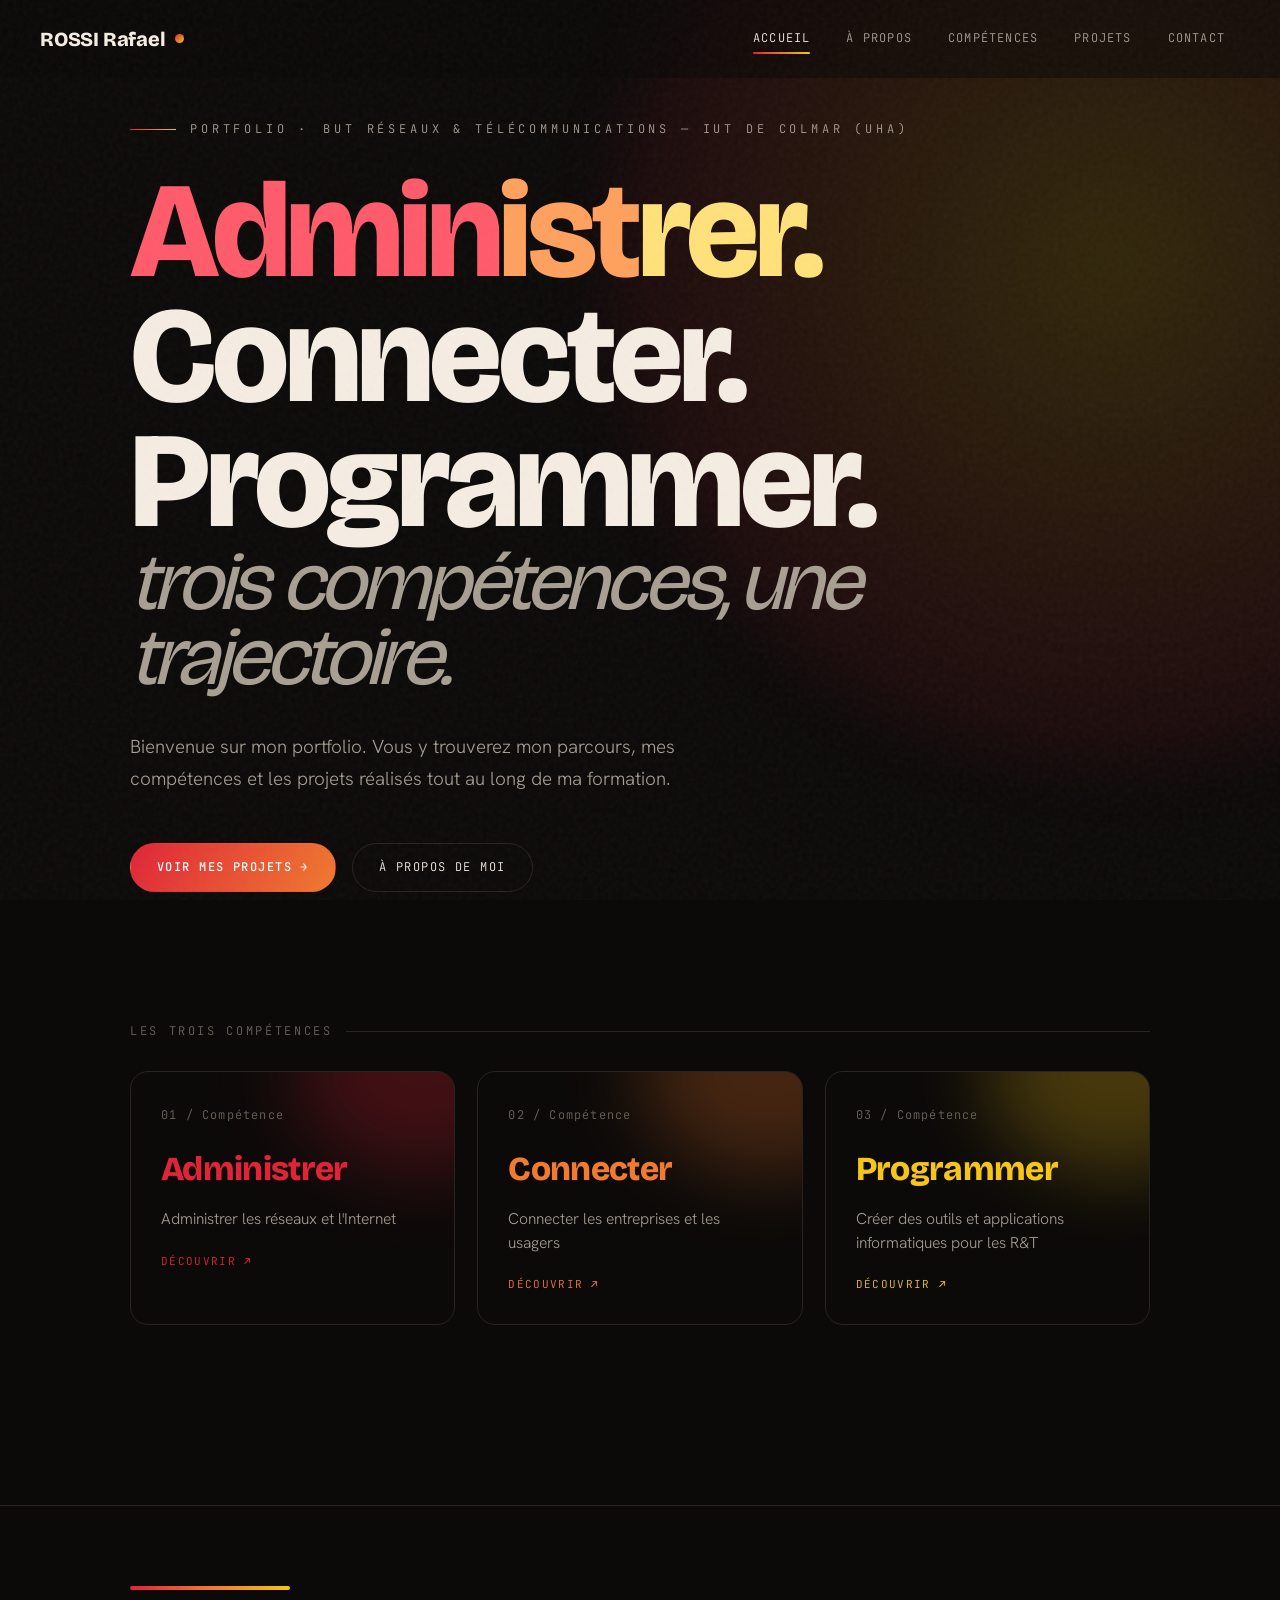
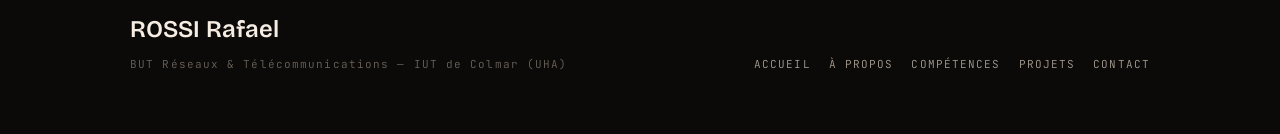
<file: index.html>
<!DOCTYPE html>
<html lang="fr">
<head>
<meta charset="UTF-8">
<meta name="viewport" content="width=device-width, initial-scale=1.0">
<title>Accueil — Portfolio BUT R&T</title>
<link rel="stylesheet" href="style.css">
</head>
<body>

<nav class="topnav">
  <a class="brand" href="index.html"><span data-profil-nom>ROSSI Rafael</span><span class="brand-dot"></span></a>
  <button class="nav-toggle">Menu</button>
  <div class="nav-links">
    <a href="index.html">Accueil</a>
    <a href="a-propos.html">À propos</a>
    <a href="competences.html">Compétences</a>
    <a href="projets.html">Projets</a>
    <a href="contact.html">Contact</a>
  </div>
</nav>

<header class="home">
  <div class="heat-glow"></div>
  <div class="wrap">
    <p class="eyebrow stagger d1">Portfolio · <span data-profil-formation>BUT Réseaux & Télécommunications</span></p>
    <h1 class="stagger d2">
      <span class="l1"><span class="grad-rouge">Admin</span><span class="grad-orange">ist</span><span class="grad-jaune">rer.</span></span>
      <span class="l1">Connecter. Programmer.</span>
      <span class="l2">trois compétences, une trajectoire.</span>
    </h1>
    <p class="lede stagger d3">
      Bienvenue sur mon portfolio. Vous y trouverez mon parcours, mes compétences et les projets
      réalisés tout au long de ma formation.
    </p>
    <div class="btn-row stagger d4">
      <a href="projets.html" class="btn primary">Voir mes projets →</a>
      <a href="a-propos.html" class="btn">À propos de moi</a>
    </div>
  </div>
</header>

<section class="home-comps">
  <div class="wrap">
    <p class="section-label reveal">Les trois compétences</p>
    <div class="comp-cards" id="home-cards"></div>
  </div>
</section>

<footer>
  <div class="wrap footer-inner">
    <div>
      <div class="heat-bar"></div>
      <p class="f-name" data-profil-nom>ROSSI Rafael</p>
      <p class="f-sub" data-profil-formation>BUT Réseaux & Télécommunications</p>
    </div>
    <div class="f-links">
      <a href="index.html">Accueil</a>
      <a href="a-propos.html">À propos</a>
      <a href="competences.html">Compétences</a>
      <a href="projets.html">Projets</a>
      <a href="contact.html">Contact</a>
    </div>
  </div>
</footer>

<script src="data.js"></script>
<script src="main.js"></script>
<script>
  const cards = document.getElementById('home-cards');
  Object.values(COMPETENCES).forEach(c=>{
    const a = document.createElement('a');
    a.className='comp-card reveal'; a.href='competences.html#'+c.cle; a.dataset.c=c.cle;
    a.innerHTML = `
      <div class="cc-glow"></div>
      <div class="cc-num">${c.lettre} / Compétence</div>
      <div class="cc-title">${c.nom}</div>
      <div class="cc-sub">${c.sousTitre}</div>
      <span class="cc-link">Découvrir <span class="arrow">↗</span></span>`;
    cards.appendChild(a);
  });
</script>
</body>
</html>
</file>
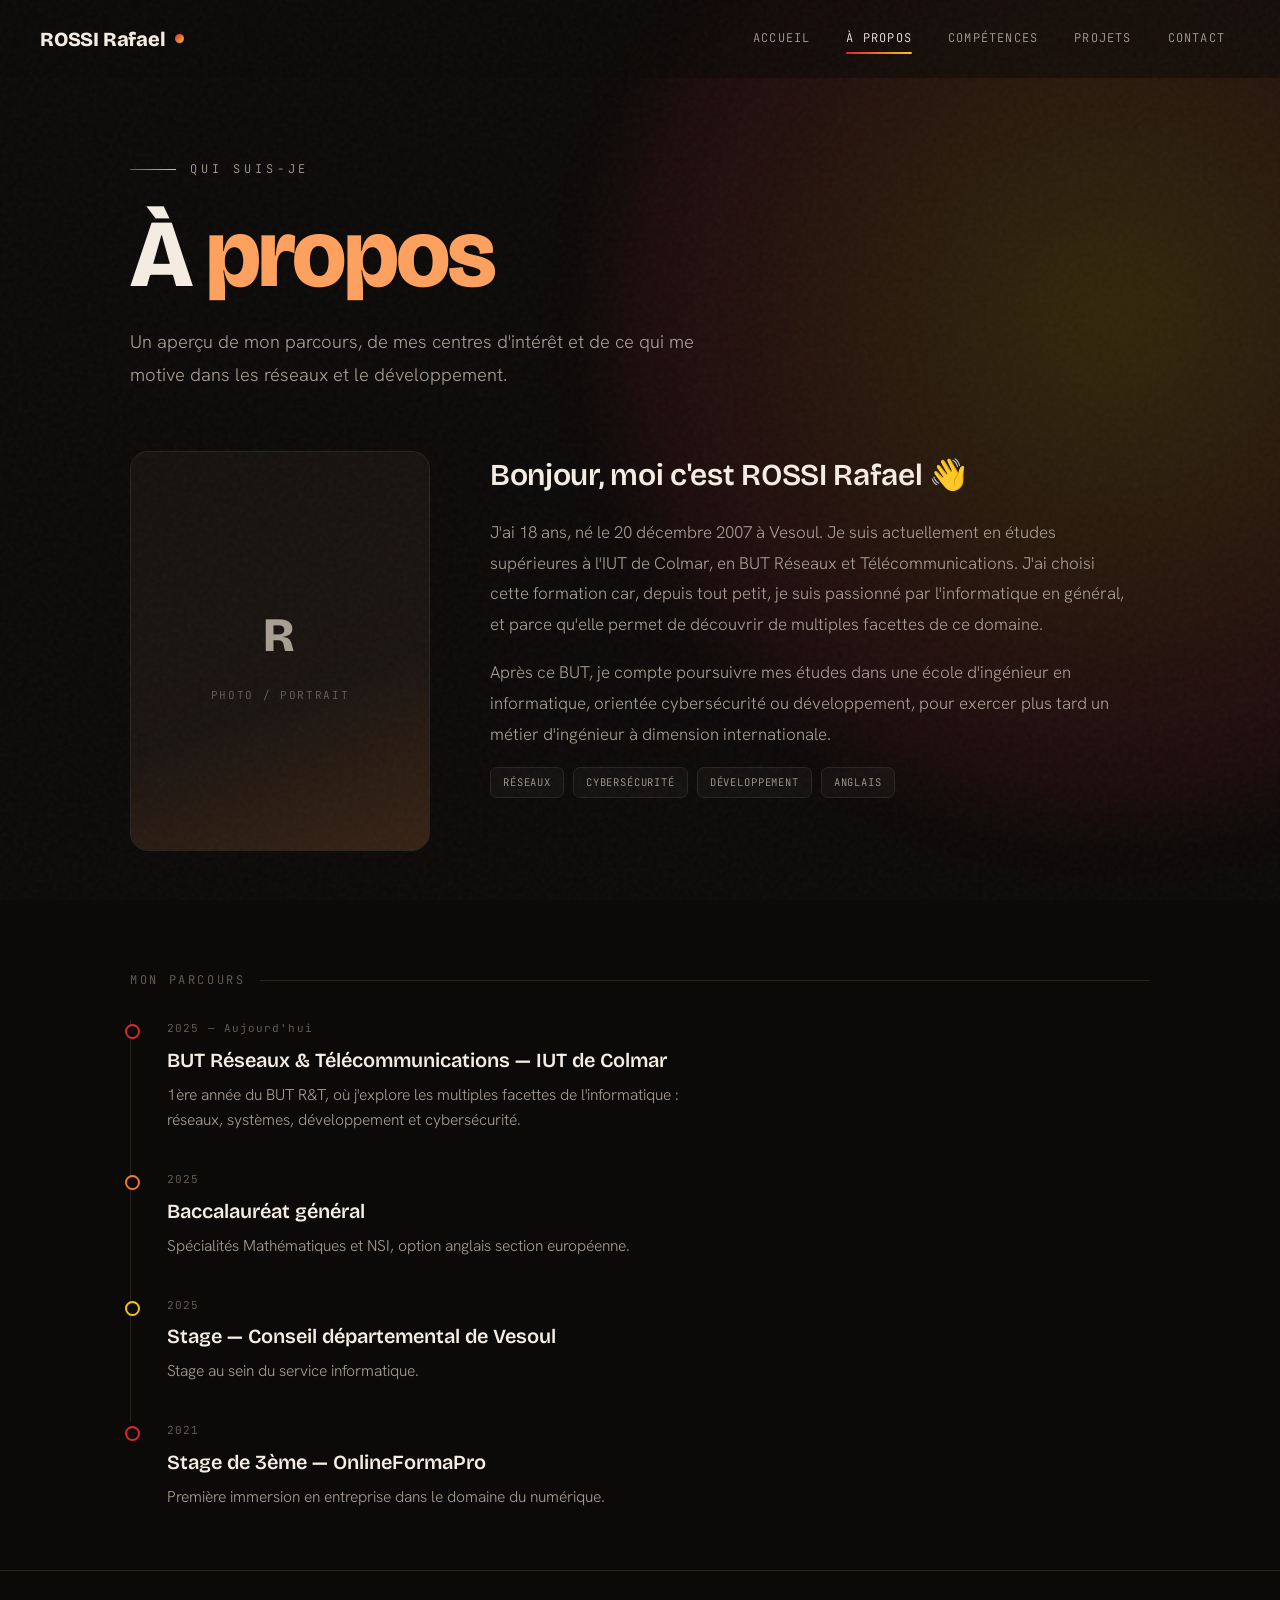
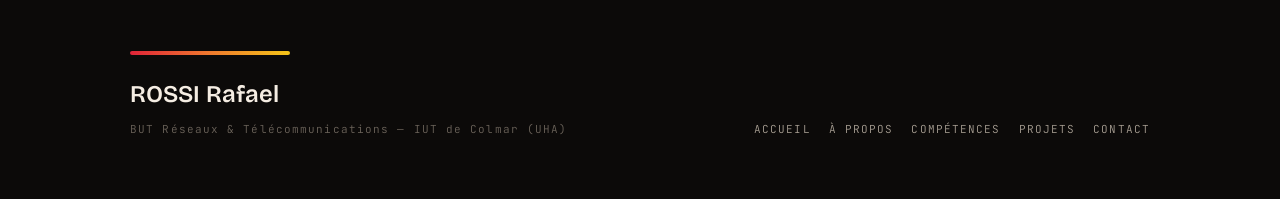
<file: a-propos.html>
<!DOCTYPE html>
<html lang="fr">
<head>
<meta charset="UTF-8">
<meta name="viewport" content="width=device-width, initial-scale=1.0">
<title>À propos — Portfolio BUT R&T</title>
<link rel="stylesheet" href="style.css">
</head>
<body>

<nav class="topnav">
  <a class="brand" href="index.html"><span data-profil-nom>ROSSI Rafael</span><span class="brand-dot"></span></a>
  <button class="nav-toggle">Menu</button>
  <div class="nav-links">
    <a href="index.html">Accueil</a>
    <a href="a-propos.html">À propos</a>
    <a href="competences.html">Compétences</a>
    <a href="projets.html">Projets</a>
    <a href="contact.html">Contact</a>
  </div>
</nav>

<div class="page-head">
  <div class="heat-glow"></div>
  <div class="wrap">
    <p class="eyebrow stagger d1">Qui suis-je</p>
    <h1 class="page-title stagger d2">À <span class="grad-orange">propos</span></h1>
    <p class="page-intro stagger d3">Un aperçu de mon parcours, de mes centres d'intérêt et de ce qui me motive dans les réseaux et le développement.</p>
  </div>
</div>

<main>
  <div class="wrap">
    <div class="about-grid">
      <div class="portrait reveal">
        <div class="ph"><span class="big" data-profil-initiale>R</span><span>Photo / portrait</span></div>
      </div>
      <div class="about-body reveal">
        <h2>Bonjour, moi c'est <span data-profil-nom>ROSSI Rafael</span> 👋</h2>
        <p>J'ai 18 ans, né le 20 décembre 2007 à Vesoul. Je suis actuellement en études supérieures à l'IUT de Colmar, en BUT Réseaux et Télécommunications. J'ai choisi cette formation car, depuis tout petit, je suis passionné par l'informatique en général, et parce qu'elle permet de découvrir de multiples facettes de ce domaine.</p>
        <p>Après ce BUT, je compte poursuivre mes études dans une école d'ingénieur en informatique, orientée cybersécurité ou développement, pour exercer plus tard un métier d'ingénieur à dimension internationale.</p>
        <div class="tags-row">
          <span class="tag">Réseaux</span>
          <span class="tag">Cybersécurité</span>
          <span class="tag">Développement</span>
          <span class="tag">Anglais</span>
        </div>
      </div>
    </div>

    <div class="timeline">
      <p class="section-label reveal">Mon parcours</p>
      <div id="timeline-list"></div>
    </div>
  </div>
</main>

<footer>
  <div class="wrap footer-inner">
    <div>
      <div class="heat-bar"></div>
      <p class="f-name" data-profil-nom>ROSSI Rafael</p>
      <p class="f-sub" data-profil-formation>BUT Réseaux & Télécommunications</p>
    </div>
    <div class="f-links">
      <a href="index.html">Accueil</a><a href="a-propos.html">À propos</a>
      <a href="competences.html">Compétences</a><a href="projets.html">Projets</a><a href="contact.html">Contact</a>
    </div>
  </div>
</footer>

<script src="data.js"></script>
<script src="main.js"></script>
<script>
  const tl = document.getElementById('timeline-list');
  PARCOURS.forEach(p=>{
    const d = document.createElement('div');
    d.className='tl-item reveal';
    d.innerHTML = `<div class="tl-date">${p.date}</div><div class="tl-title">${p.titre}</div><div class="tl-desc">${p.desc}</div>`;
    tl.appendChild(d);
  });
</script>
</body>
</html>
</file>
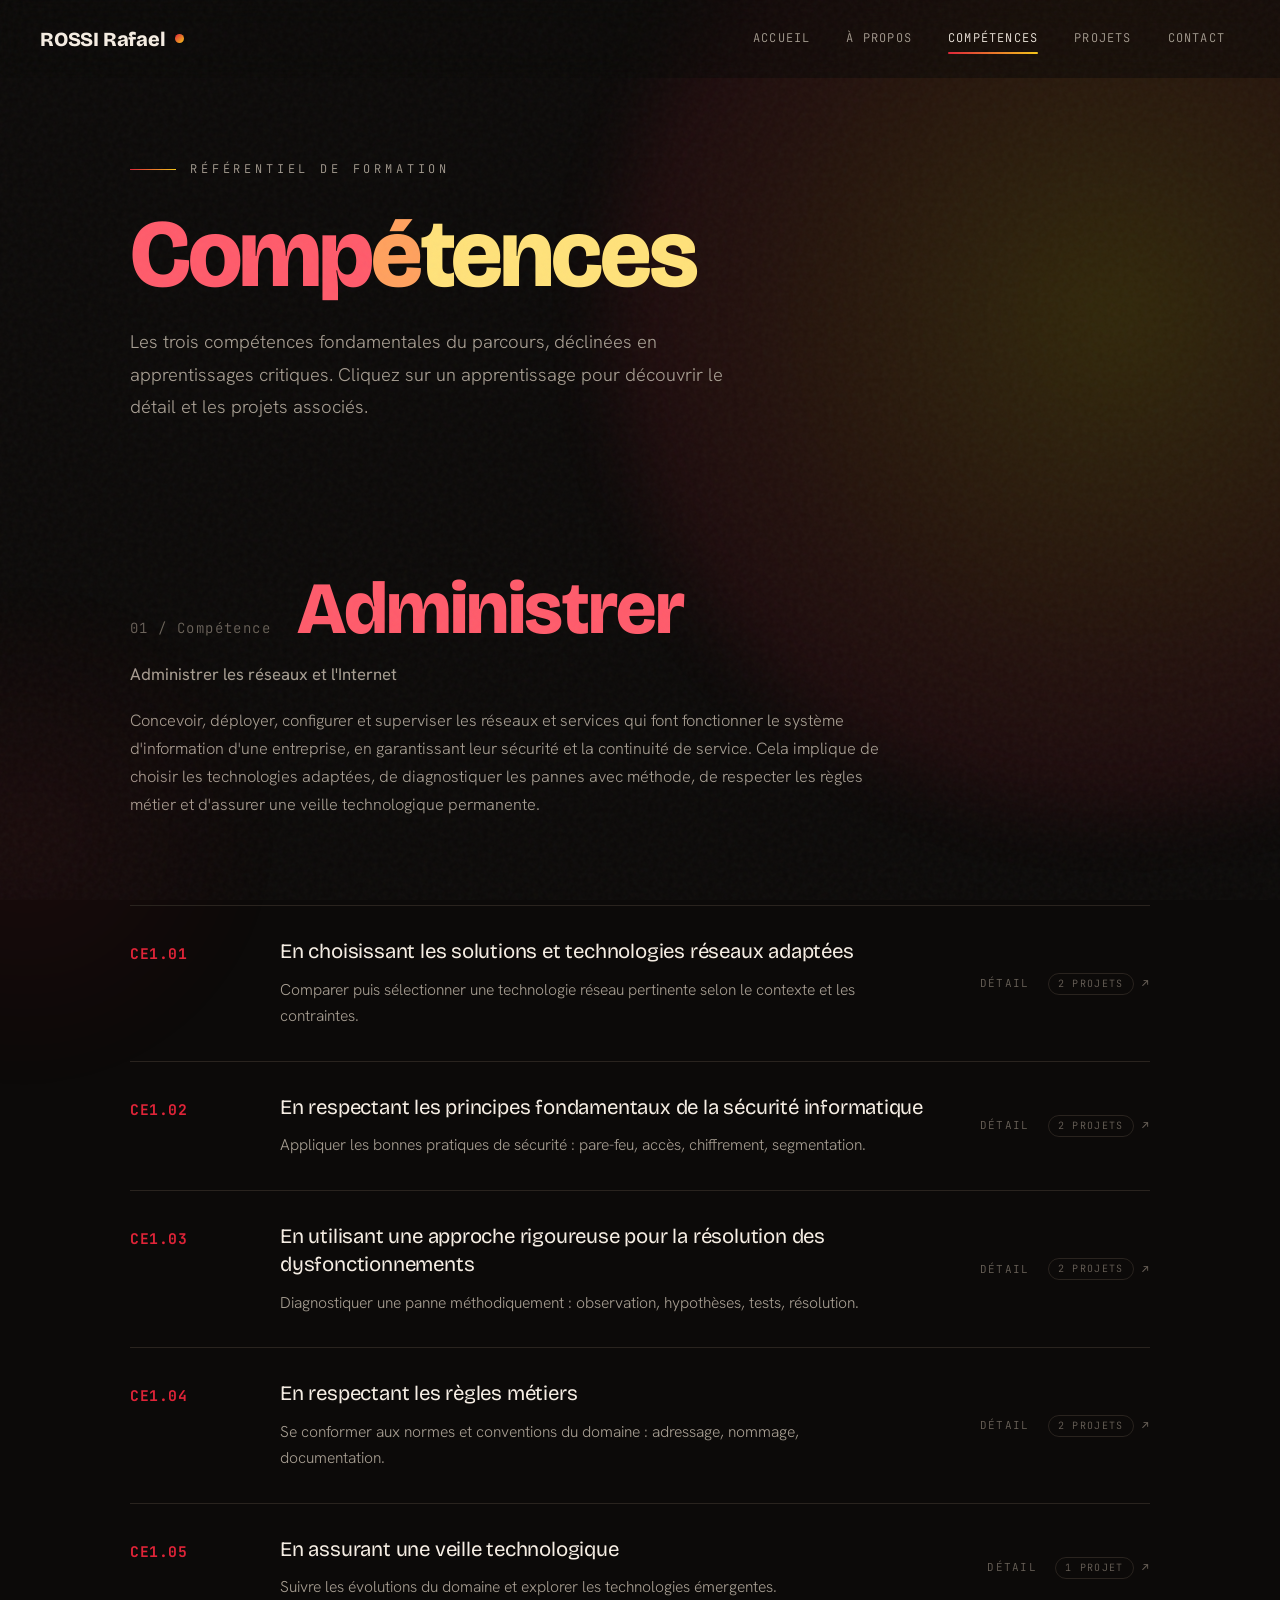
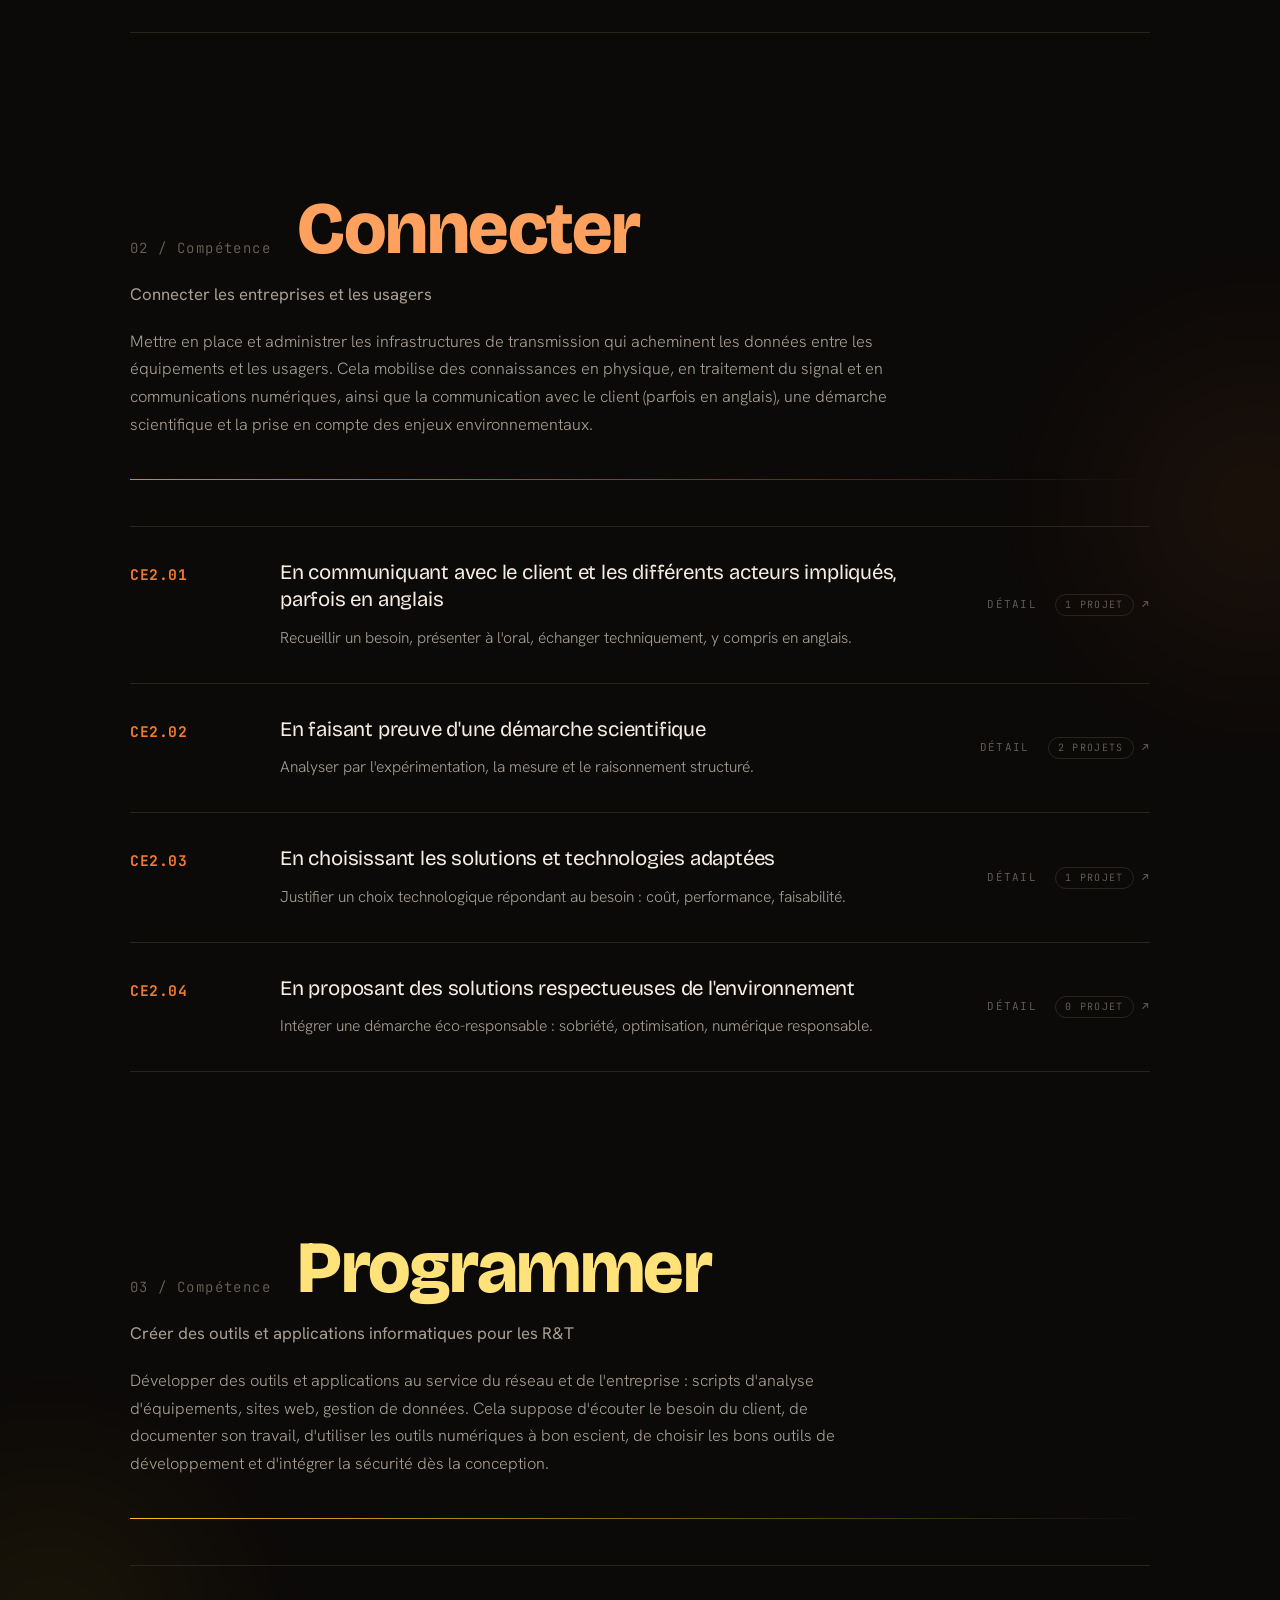
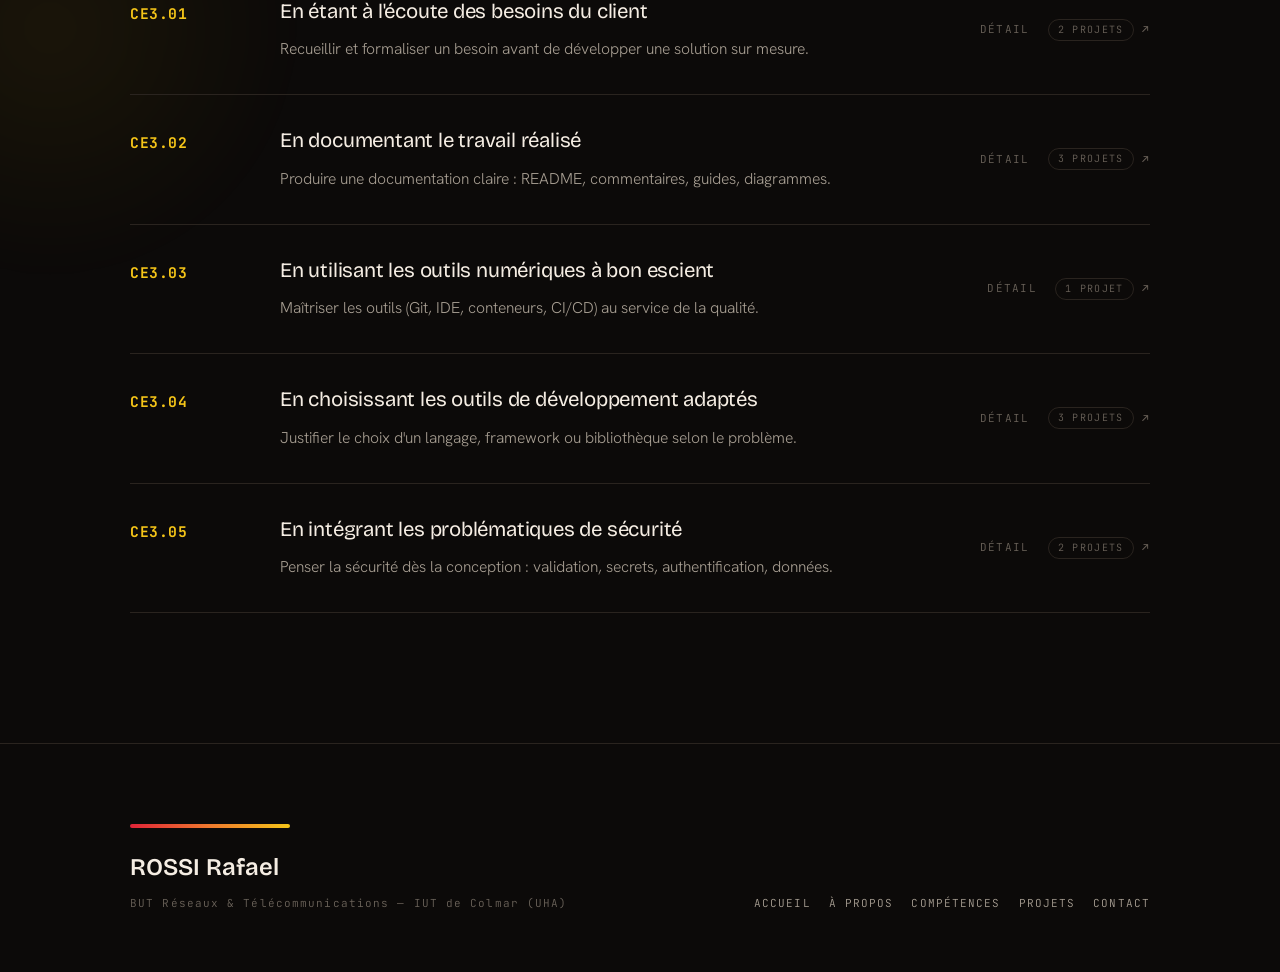
<file: competences.html>
<!DOCTYPE html>
<html lang="fr">
<head>
<meta charset="UTF-8">
<meta name="viewport" content="width=device-width, initial-scale=1.0">
<title>Compétences — Portfolio BUT R&T</title>
<link rel="stylesheet" href="style.css">
</head>
<body>

<nav class="topnav">
  <a class="brand" href="index.html"><span data-profil-nom>ROSSI Rafael</span><span class="brand-dot"></span></a>
  <button class="nav-toggle">Menu</button>
  <div class="nav-links">
    <a href="index.html">Accueil</a>
    <a href="a-propos.html">À propos</a>
    <a href="competences.html">Compétences</a>
    <a href="projets.html">Projets</a>
    <a href="contact.html">Contact</a>
  </div>
</nav>

<div class="page-head">
  <div class="heat-glow"></div>
  <div class="wrap">
    <p class="eyebrow stagger d1">Référentiel de formation</p>
    <h1 class="page-title stagger d2"><span class="grad-rouge">Comp</span><span class="grad-orange">é</span><span class="grad-jaune">tences</span></h1>
    <p class="page-intro stagger d3">Les trois compétences fondamentales du parcours, déclinées en apprentissages critiques. Cliquez sur un apprentissage pour découvrir le détail et les projets associés.</p>
  </div>
</div>

<main id="comp-sections"></main>

<footer>
  <div class="wrap footer-inner">
    <div>
      <div class="heat-bar"></div>
      <p class="f-name" data-profil-nom>ROSSI Rafael</p>
      <p class="f-sub" data-profil-formation>BUT Réseaux & Télécommunications</p>
    </div>
    <div class="f-links">
      <a href="index.html">Accueil</a><a href="a-propos.html">À propos</a>
      <a href="competences.html">Compétences</a><a href="projets.html">Projets</a><a href="contact.html">Contact</a>
    </div>
  </div>
</footer>

<!-- MODAL -->
<div class="modal" id="modal" aria-hidden="true">
  <div class="modal-backdrop" data-close></div>
  <div class="modal-panel" role="dialog" aria-modal="true">
    <div class="modal-glow"></div>
    <button class="m-close" data-close aria-label="Fermer">&times;</button>
    <p class="m-comp" id="m-comp"></p>
    <p class="m-code" id="m-code"></p>
    <h2 class="m-statement" id="m-statement"></h2>
    <p class="m-section-label">La compétence</p>
    <div class="m-desc" id="m-desc"></div>
    <p class="m-section-label" id="m-proj-label">Projets associés</p>
    <div id="m-projects"></div>
  </div>
</div>

<script src="data.js"></script>
<script src="main.js"></script>
<script>
  /* Construit les 3 sections + listes de CE */
  const root = document.getElementById('comp-sections');
  Object.values(COMPETENCES).forEach(c=>{
    const sec = document.createElement('section');
    sec.className='comp'; sec.id=c.cle; sec.dataset.c=c.cle;
    sec.innerHTML = `
      <div class="sec-glow"></div>
      <div class="wrap">
        <div class="comp-head reveal"><span class="comp-num">${c.lettre} / Compétence</span><h2 class="comp-title">${c.nom}</h2></div>
        <p class="comp-sub reveal">${c.sousTitre}</p>
        ${c.intro?`<p class="comp-intro reveal">${c.intro}</p>`:''}
        <div class="comp-rule reveal"></div>
        <div class="ce-list"></div>
      </div>`;
    const list = sec.querySelector('.ce-list');
    c.items.forEach((it,idx)=>{
      const projs = PROJETS.filter(p=>p.ce.includes(it.code));
      const art = document.createElement('article');
      art.className='ce reveal';
      art.innerHTML = `
        <div class="ce-code">${it.code}</div>
        <div class="ce-body"><p class="ce-statement">${it.statement}</p><p class="ce-preview">${it.preview}</p></div>
        <span class="ce-cta">Détail <span class="ce-count">${projs.length} projet${projs.length>1?'s':''}</span><span class="arrow">↗</span></span>`;
      art.addEventListener('click', ()=>openCE(c.cle, idx));
      list.appendChild(art);
    });
    root.appendChild(sec);
  });

  /* Modal */
  const M = setupModal();
  function openCE(key, idx){
    const c = COMPETENCES[key];
    const it = c.items[idx];
    const projs = PROJETS.filter(p=>p.ce.includes(it.code));
    M.modal.querySelector('.modal-panel').style.setProperty('--ac', accentVar[key]);
    document.getElementById('m-comp').textContent = compNomComplet[key];
    document.getElementById('m-code').textContent = it.code;
    document.getElementById('m-statement').textContent = it.statement;
    document.getElementById('m-desc').innerHTML = it.desc.map(p=>`<p>${p}</p>`).join('');
    const wrap = document.getElementById('m-projects');
    if(projs.length){
      wrap.innerHTML = projs.map(p=>`
        <div class="proj">
          <div class="proj-title">${p.sae} — ${p.titre}${p.lien?` <a href="${p.lien}" target="_blank" rel="noopener">Voir ↗</a>`:''}</div>
          <p class="proj-desc">${p.resume}</p>
          <div class="proj-tags">${p.tags.map(t=>`<span class="proj-tag">${t}</span>`).join('')}</div>
        </div>`).join('');
    } else {
      wrap.innerHTML = `<p class="proj-desc" style="opacity:.6">Aucun projet associé pour le moment.</p>`;
    }
    document.getElementById('m-proj-label').textContent = `Projets associés (${projs.length})`;
    M.modal.classList.add('open'); M.modal.setAttribute('aria-hidden','false');
    document.body.classList.add('locked'); M.modal.querySelector('.modal-panel').scrollTop=0;
  }

  /* Re-observe les éléments générés dynamiquement */
  const io2 = new IntersectionObserver((es)=>{es.forEach(e=>{if(e.isIntersecting){e.target.classList.add('in');io2.unobserve(e.target);}})},{threshold:.1,rootMargin:'0px 0px -6% 0px'});
  document.querySelectorAll('.reveal:not(.in)').forEach((el,i)=>{el.style.transitionDelay=(i%5*55)+'ms';io2.observe(el);});

  /* Si on arrive via #a/#b/#c, scroll vers la section */
  if(location.hash){ const t=document.querySelector(location.hash); if(t) setTimeout(()=>t.scrollIntoView({behavior:'smooth'}),300); }
</script>
</body>
</html>
</file>
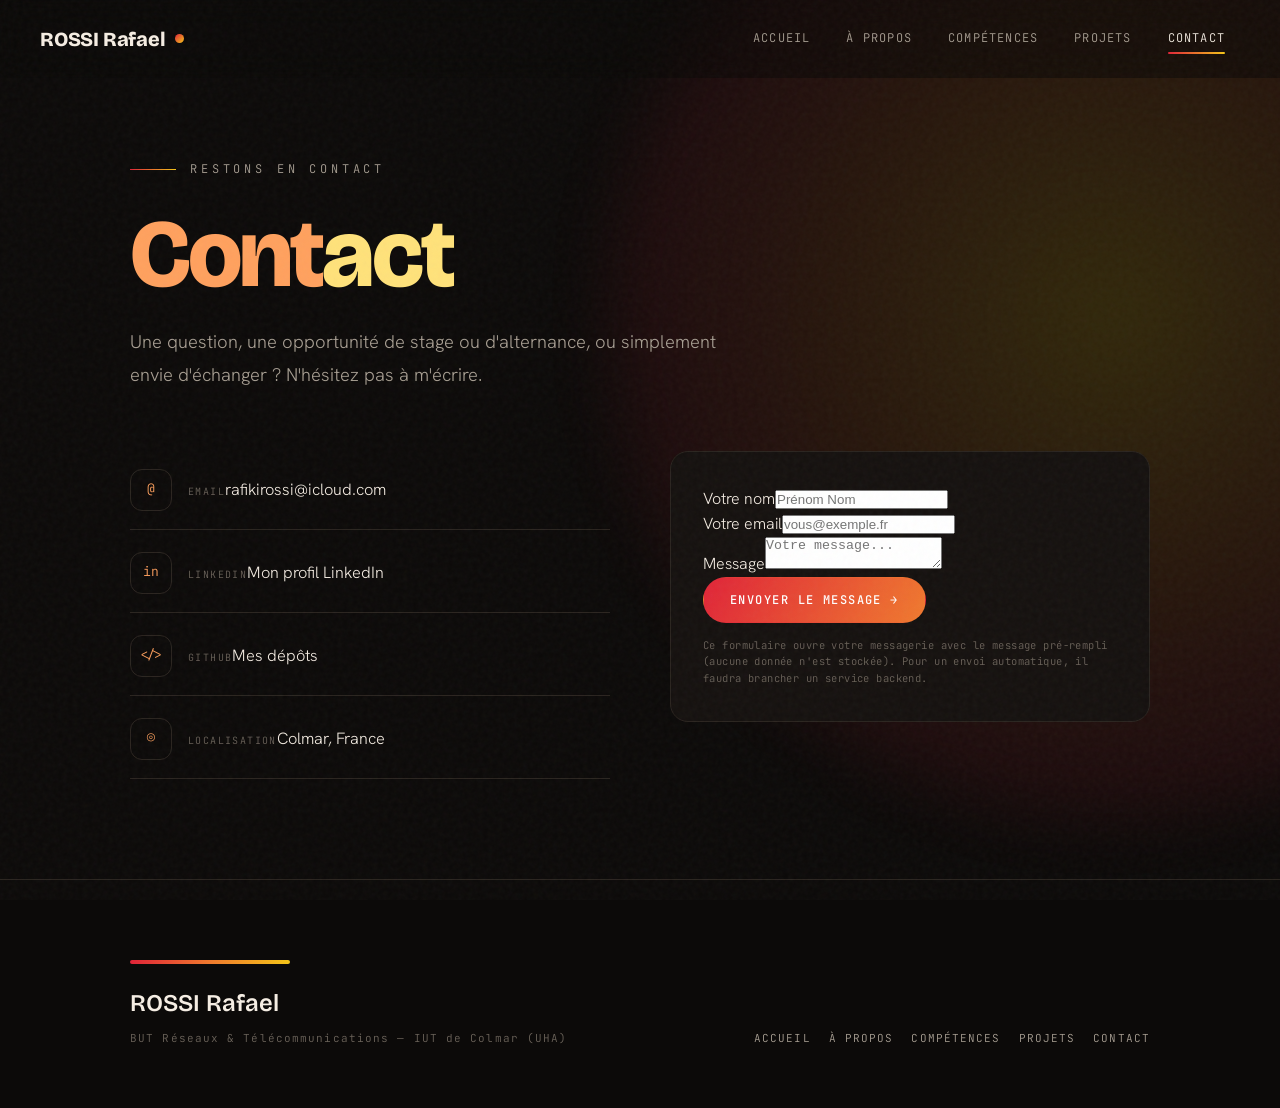
<file: contact.html>
<!DOCTYPE html>
<html lang="fr">
<head>
<meta charset="UTF-8">
<meta name="viewport" content="width=device-width, initial-scale=1.0">
<title>Contact — Portfolio BUT R&T</title>
<link rel="stylesheet" href="style.css">
</head>
<body>

<nav class="topnav">
  <a class="brand" href="index.html"><span data-profil-nom>ROSSI Rafael</span><span class="brand-dot"></span></a>
  <button class="nav-toggle">Menu</button>
  <div class="nav-links">
    <a href="index.html">Accueil</a>
    <a href="a-propos.html">À propos</a>
    <a href="competences.html">Compétences</a>
    <a href="projets.html">Projets</a>
    <a href="contact.html">Contact</a>
  </div>
</nav>

<div class="page-head">
  <div class="heat-glow"></div>
  <div class="wrap">
    <p class="eyebrow stagger d1">Restons en contact</p>
    <h1 class="page-title stagger d2"><span class="grad-orange">Cont</span><span class="grad-jaune">act</span></h1>
    <p class="page-intro stagger d3">Une question, une opportunité de stage ou d'alternance, ou simplement envie d'échanger ? N'hésitez pas à m'écrire.</p>
  </div>
</div>

<main>
  <div class="wrap">
    <div class="contact-grid">
      <div class="contact-info reveal">
        <div class="contact-list">
          <a class="contact-row" id="c-email">
            <span class="cr-ic">@</span>
            <span><span class="cr-label">Email</span><span class="cr-val" data-profil-email>ton.email@exemple.fr</span></span>
          </a>
          <a class="contact-row" id="c-linkedin" target="_blank" rel="noopener">
            <span class="cr-ic">in</span>
            <span><span class="cr-label">LinkedIn</span><span class="cr-val">Mon profil LinkedIn</span></span>
          </a>
          <a class="contact-row" id="c-github" target="_blank" rel="noopener">
            <span class="cr-ic">&lt;/&gt;</span>
            <span><span class="cr-label">GitHub</span><span class="cr-val">Mes dépôts</span></span>
          </a>
          <div class="contact-row" style="cursor:default">
            <span class="cr-ic">◎</span>
            <span><span class="cr-label">Localisation</span><span class="cr-val" data-profil-ville>Ta ville, France</span></span>
          </div>
        </div>
      </div>

      <div class="form-card reveal">
        <div class="field"><label for="f-nom">Votre nom</label><input id="f-nom" type="text" placeholder="Prénom Nom"></div>
        <div class="field"><label for="f-email">Votre email</label><input id="f-email" type="email" placeholder="vous@exemple.fr"></div>
        <div class="field"><label for="f-msg">Message</label><textarea id="f-msg" placeholder="Votre message..."></textarea></div>
        <button class="btn primary" id="f-send" type="button">Envoyer le message →</button>
        <p class="form-note">Ce formulaire ouvre votre messagerie avec le message pré-rempli (aucune donnée n'est stockée). Pour un envoi automatique, il faudra brancher un service backend.</p>
      </div>
    </div>
  </div>
</main>

<footer>
  <div class="wrap footer-inner">
    <div>
      <div class="heat-bar"></div>
      <p class="f-name" data-profil-nom>ROSSI Rafael</p>
      <p class="f-sub" data-profil-formation>BUT Réseaux & Télécommunications</p>
    </div>
    <div class="f-links">
      <a href="index.html">Accueil</a><a href="a-propos.html">À propos</a>
      <a href="competences.html">Compétences</a><a href="projets.html">Projets</a><a href="contact.html">Contact</a>
    </div>
  </div>
</footer>

<script src="data.js"></script>
<script src="main.js"></script>
<script>
  /* Renseigne les liens depuis PROFIL */
  document.getElementById('c-email').href = 'mailto:'+PROFIL.email;
  document.querySelectorAll('[data-profil-email]').forEach(e=>e.textContent=PROFIL.email);
  document.querySelectorAll('[data-profil-ville]').forEach(e=>e.textContent=PROFIL.ville);
  document.getElementById('c-linkedin').href = PROFIL.linkedin;
  document.getElementById('c-github').href = PROFIL.github;

  /* Formulaire -> mailto */
  document.getElementById('f-send').addEventListener('click', ()=>{
    const nom = document.getElementById('f-nom').value || '';
    const email = document.getElementById('f-email').value || '';
    const msg = document.getElementById('f-msg').value || '';
    const sujet = encodeURIComponent('Contact portfolio — '+nom);
    const corps = encodeURIComponent(msg + '\n\n— ' + nom + (email?(' ('+email+')'):''));
    window.location.href = `mailto:${PROFIL.email}?subject=${sujet}&body=${corps}`;
  });
</script>
</body>
</html>
</file>
<file: style.css>
/* =================================================================
   PORTFOLIO BUT R&T — Feuille de style partagée
   ================================================================= */
@import url('https://fonts.googleapis.com/css2?family=Bricolage+Grotesque:opsz,wght@12..96,400;12..96,600;12..96,800&family=Hanken+Grotesk:wght@300;400;500;600&family=JetBrains+Mono:wght@400;500;700&display=swap');

:root{
  --bg:#0c0a09;--bg-soft:#15110f;--bg-card:#17120f;
  --ink:#f5ede3;--ink-dim:#a89f93;--ink-faint:#6b635a;--line:#2a241f;
  --rouge:#e02438;--rouge-soft:#ff5b6b;--orange:#f07a2e;--orange-soft:#ffa15e;--jaune:#f5c518;--jaune-soft:#ffe27a;
  --serif:"Bricolage Grotesque",serif;--sans:"Hanken Grotesk",sans-serif;--mono:"JetBrains Mono",monospace;
}
*{margin:0;padding:0;box-sizing:border-box}
html{scroll-behavior:smooth}
body{background:var(--bg);color:var(--ink);font-family:var(--sans);font-weight:300;line-height:1.6;overflow-x:hidden;-webkit-font-smoothing:antialiased;min-height:100vh}
body.locked{overflow:hidden}
body::before{content:"";position:fixed;inset:0;z-index:9999;pointer-events:none;opacity:.04;background-image:url("data:image/svg+xml,%3Csvg viewBox='0 0 200 200' xmlns='http://www.w3.org/2000/svg'%3E%3Cfilter id='n'%3E%3CfeTurbulence type='fractalNoise' baseFrequency='0.9' numOctaves='4'/%3E%3C/filter%3E%3Crect width='100%25' height='100%25' filter='url(%23n)'/%3E%3C/svg%3E")}
::selection{background:var(--orange);color:#0c0a09}
a{color:inherit}
img{max-width:100%;display:block}

.wrap{max-width:1100px;margin:0 auto;padding:0 40px}
@media(max-width:600px){.wrap{padding:0 22px}}

/* ---------- TOP NAV ---------- */
.topnav{position:fixed;top:0;left:0;right:0;z-index:500;display:flex;align-items:center;justify-content:space-between;padding:20px 40px;background:rgba(12,10,9,.55);backdrop-filter:blur(14px);border-bottom:1px solid transparent;transition:border-color .4s ease,background .4s ease}
.topnav.scrolled{border-bottom-color:var(--line);background:rgba(12,10,9,.82)}
.brand{font-family:var(--serif);font-weight:800;font-size:1.25rem;text-decoration:none;color:var(--ink);letter-spacing:-.01em;display:flex;align-items:center;gap:9px}
.brand .brand-dot{width:9px;height:9px;border-radius:50%;background:linear-gradient(135deg,var(--rouge),var(--jaune))}
.nav-links{display:flex;gap:6px;align-items:center}
.nav-links a{font-family:var(--mono);font-size:12px;letter-spacing:.1em;text-transform:uppercase;text-decoration:none;color:var(--ink-dim);padding:9px 15px;border-radius:30px;transition:all .3s ease;position:relative}
.nav-links a:hover{color:var(--ink)}
.nav-links a.active{color:var(--ink)}
.nav-links a.active::after{content:"";position:absolute;left:15px;right:15px;bottom:3px;height:2px;border-radius:2px;background:linear-gradient(90deg,var(--rouge),var(--jaune))}
.nav-toggle{display:none;background:none;border:1px solid var(--line);color:var(--ink-dim);font-family:var(--mono);font-size:11px;letter-spacing:.1em;text-transform:uppercase;padding:8px 14px;border-radius:24px;cursor:pointer}
@media(max-width:760px){
  .topnav{padding:16px 22px}
  .nav-toggle{display:block}
  .nav-links{position:absolute;top:100%;left:0;right:0;flex-direction:column;gap:0;background:rgba(12,10,9,.97);border-bottom:1px solid var(--line);max-height:0;overflow:hidden;transition:max-height .4s ease;align-items:stretch}
  .nav-links.open{max-height:340px}
  .nav-links a{padding:16px 24px;border-radius:0;border-bottom:1px solid var(--line);font-size:13px}
  .nav-links a.active::after{display:none}
  .nav-links a.active{color:var(--orange-soft)}
}

/* ---------- HERO / PAGE HEADER ---------- */
.heat-glow{position:absolute;top:-10%;right:-15%;width:70vw;height:70vw;max-width:900px;max-height:900px;background:radial-gradient(circle at 60% 40%,rgba(245,197,24,.16),rgba(240,122,46,.12) 35%,rgba(224,36,56,.09) 60%,transparent 72%);filter:blur(20px);pointer-events:none;animation:float 14s ease-in-out infinite alternate;z-index:0}
@keyframes float{from{transform:translate(0,0)}to{transform:translate(-30px,40px)}}
.eyebrow{font-family:var(--mono);font-size:12px;letter-spacing:.32em;text-transform:uppercase;color:var(--ink-dim);margin-bottom:30px;display:flex;align-items:center;gap:14px}
.eyebrow::before{content:"";width:46px;height:1px;background:linear-gradient(90deg,var(--rouge),var(--jaune))}

.page-head{position:relative;padding:160px 0 60px}
.page-title{font-family:var(--serif);font-weight:800;font-size:clamp(2.8rem,9vw,6rem);line-height:.95;letter-spacing:-.03em;margin-bottom:26px}
.page-intro{max-width:620px;font-size:1.15rem;color:var(--ink-dim);line-height:1.75}

.grad-rouge{color:var(--rouge-soft)}.grad-orange{color:var(--orange-soft)}.grad-jaune{color:var(--jaune-soft)}

/* ---------- HOME HERO ---------- */
header.home{min-height:100vh;display:flex;flex-direction:column;justify-content:center;position:relative;padding:120px 0 90px}
header.home h1{font-family:var(--serif);font-weight:800;font-size:clamp(3.2rem,11vw,8.5rem);line-height:.92;letter-spacing:-.03em;margin-bottom:36px}
header.home h1 .l1{display:block}
header.home h1 .l2{display:block;font-weight:400;font-style:italic;font-size:.6em;color:var(--ink-dim)}
.lede{max-width:560px;font-size:1.18rem;color:var(--ink-dim);line-height:1.7;margin-bottom:48px}
.btn-row{display:flex;gap:16px;flex-wrap:wrap}
.btn{font-family:var(--mono);font-size:12px;letter-spacing:.12em;text-transform:uppercase;padding:14px 26px;border-radius:40px;text-decoration:none;transition:all .3s ease;display:inline-flex;align-items:center;gap:10px;border:1px solid var(--line);color:var(--ink)}
.btn.primary{background:linear-gradient(120deg,var(--rouge),var(--orange));border-color:transparent;color:#fff;font-weight:500}
.btn.primary:hover{transform:translateY(-3px);box-shadow:0 14px 40px rgba(224,36,56,.3)}
.btn:hover{border-color:var(--orange);transform:translateY(-3px)}

/* ---------- HOME : cartes compétences ---------- */
.home-comps{padding:40px 0 120px;position:relative}
.section-label{font-family:var(--mono);font-size:12px;letter-spacing:.22em;text-transform:uppercase;color:var(--ink-faint);margin-bottom:30px;display:flex;align-items:center;gap:14px}
.section-label::after{content:"";flex:1;height:1px;background:var(--line)}
.comp-cards{display:grid;grid-template-columns:repeat(3,1fr);gap:22px}
@media(max-width:820px){.comp-cards{grid-template-columns:1fr}}
.comp-card{position:relative;border:1px solid var(--line);border-radius:18px;padding:34px 30px 30px;text-decoration:none;color:var(--ink);overflow:hidden;transition:transform .4s cubic-bezier(.2,.8,.2,1),border-color .4s ease}
.comp-card .cc-glow{position:absolute;top:-40%;right:-30%;width:80%;height:80%;border-radius:50%;filter:blur(40px);opacity:.25;transition:opacity .4s ease}
.comp-card:hover{transform:translateY(-6px)}
.comp-card[data-c="a"]{--ac:var(--rouge)}.comp-card[data-c="b"]{--ac:var(--orange)}.comp-card[data-c="c"]{--ac:var(--jaune)}
.comp-card:hover{border-color:var(--ac)}
.comp-card .cc-glow{background:var(--ac)}
.comp-card:hover .cc-glow{opacity:.4}
.cc-num{font-family:var(--mono);font-size:12px;color:var(--ink-faint);letter-spacing:.1em;margin-bottom:18px;position:relative}
.cc-title{font-family:var(--serif);font-weight:800;font-size:2.1rem;color:var(--ac);margin-bottom:10px;position:relative;letter-spacing:-.02em}
.cc-sub{font-size:.98rem;color:var(--ink-dim);position:relative;margin-bottom:22px;line-height:1.5}
.cc-link{font-family:var(--mono);font-size:11px;letter-spacing:.12em;text-transform:uppercase;color:var(--ac);position:relative;display:flex;align-items:center;gap:8px}
.cc-link .arrow{transition:transform .35s ease}
.comp-card:hover .cc-link .arrow{transform:translate(4px,-4px)}

/* ---------- SECTIONS COMPÉTENCES (page competences) ---------- */
section.comp{padding:90px 0 70px;position:relative}
.comp-head{display:flex;align-items:baseline;gap:26px;margin-bottom:14px;flex-wrap:wrap}
.comp-num{font-family:var(--mono);font-size:14px;color:var(--ink-faint);letter-spacing:.1em}
.comp-title{font-family:var(--serif);font-weight:800;font-size:clamp(2.4rem,7vw,4.6rem);line-height:1;letter-spacing:-.02em}
.comp-sub{font-family:var(--sans);font-weight:400;font-size:1.05rem;color:var(--ink-dim);margin-bottom:20px;display:inline-block}
.comp-intro{max-width:760px;font-size:1.02rem;line-height:1.7;color:var(--ink-dim);margin-bottom:40px}
.comp-rule{height:1px;width:100%;margin-bottom:46px;opacity:.45}
section[data-c="a"] .comp-title{color:var(--rouge-soft)}section[data-c="b"] .comp-title{color:var(--orange-soft)}section[data-c="c"] .comp-title{color:var(--jaune-soft)}
section[data-c="a"] .comp-rule{background:linear-gradient(90deg,var(--rouge),transparent)}
section[data-c="b"] .comp-rule{background:linear-gradient(90deg,var(--orange),transparent)}
section[data-c="c"] .comp-rule{background:linear-gradient(90deg,var(--jaune),transparent)}
.sec-glow{position:absolute;width:50vw;height:50vw;max-width:560px;max-height:560px;filter:blur(30px);pointer-events:none;opacity:.45;border-radius:50%;z-index:0}
section[data-c="a"] .sec-glow{left:-20%;top:6%;background:radial-gradient(circle,rgba(224,36,56,.16),transparent 65%)}
section[data-c="b"] .sec-glow{right:-20%;top:12%;background:radial-gradient(circle,rgba(240,122,46,.16),transparent 65%)}
section[data-c="c"] .sec-glow{left:-18%;top:18%;background:radial-gradient(circle,rgba(245,197,24,.15),transparent 65%)}

.ce-list{display:flex;flex-direction:column;gap:0;position:relative}
.ce{position:relative;padding:32px 0;border-top:1px solid var(--line);display:grid;grid-template-columns:120px 1fr auto;gap:30px;align-items:start;cursor:pointer;transition:padding-left .4s cubic-bezier(.2,.8,.2,1)}
.ce:last-child{border-bottom:1px solid var(--line)}
.ce:hover{padding-left:22px}
.ce::before{content:"";position:absolute;left:0;top:0;bottom:0;width:2px;background:var(--ac);transform:scaleY(0);transform-origin:top;transition:transform .4s cubic-bezier(.2,.8,.2,1)}
.ce:hover::before{transform:scaleY(1)}
section[data-c="a"] .ce{--ac:var(--rouge)}section[data-c="b"] .ce{--ac:var(--orange)}section[data-c="c"] .ce{--ac:var(--jaune)}
.ce-code{font-family:var(--mono);font-weight:700;font-size:.92rem;color:var(--ac);letter-spacing:.04em;padding-top:4px}
.ce-statement{font-family:var(--serif);font-weight:400;font-size:1.28rem;line-height:1.35;color:var(--ink);letter-spacing:-.01em;margin-bottom:11px}
.ce-statement::first-letter{text-transform:uppercase}
.ce-preview{font-size:.98rem;color:var(--ink-dim);max-width:620px;line-height:1.65;display:-webkit-box;-webkit-line-clamp:2;-webkit-box-orient:vertical;overflow:hidden}
.ce-cta{font-family:var(--mono);font-size:11px;letter-spacing:.12em;text-transform:uppercase;color:var(--ink-faint);white-space:nowrap;display:flex;align-items:center;gap:8px;align-self:center;transition:color .3s ease}
.ce-cta .arrow{display:inline-block;transition:transform .35s cubic-bezier(.2,.8,.2,1)}
.ce:hover .ce-cta{color:var(--ac)}
.ce:hover .ce-cta .arrow{transform:translate(4px,-4px)}
.ce-count{display:inline-block;font-family:var(--mono);font-size:10px;color:var(--ink-faint);border:1px solid var(--line);border-radius:20px;padding:2px 9px;margin-left:10px}
@media(max-width:780px){.ce{grid-template-columns:1fr;gap:9px}.ce-cta{align-self:start}.ce-statement{font-size:1.12rem}}

/* ---------- À PROPOS ---------- */
.about-grid{display:grid;grid-template-columns:300px 1fr;gap:60px;align-items:start;padding-bottom:40px;position:relative}
@media(max-width:820px){.about-grid{grid-template-columns:1fr;gap:40px}}
.portrait{position:relative;aspect-ratio:3/4;border-radius:18px;border:1px solid var(--line);overflow:hidden;background:linear-gradient(160deg,var(--bg-soft),#1d1611)}
.portrait .ph{position:absolute;inset:0;display:flex;align-items:center;justify-content:center;flex-direction:column;gap:14px;color:var(--ink-faint);font-family:var(--mono);font-size:11px;letter-spacing:.15em;text-transform:uppercase}
.portrait .ph .big{font-family:var(--serif);font-size:3rem;color:var(--ink-dim);font-weight:800}
.portrait::after{content:"";position:absolute;inset:0;background:linear-gradient(160deg,transparent 60%,rgba(240,122,46,.12))}
.about-body h2{font-family:var(--serif);font-weight:600;font-size:1.9rem;margin:0 0 18px;letter-spacing:-.01em}
.about-body p{color:var(--ink-dim);font-size:1.06rem;line-height:1.8;margin-bottom:18px;max-width:640px}
.tags-row{display:flex;flex-wrap:wrap;gap:9px;margin-top:8px}
.tag{font-family:var(--mono);font-size:10.5px;letter-spacing:.08em;text-transform:uppercase;color:var(--ink-dim);background:rgba(255,255,255,.03);border:1px solid var(--line);border-radius:7px;padding:6px 12px}

/* timeline */
.timeline{margin-top:80px;position:relative}
.tl-item{position:relative;padding:0 0 38px 36px;border-left:1px solid var(--line)}
.tl-item:last-child{border-left-color:transparent;padding-bottom:0}
.tl-item::before{content:"";position:absolute;left:-6px;top:4px;width:11px;height:11px;border-radius:50%;background:var(--bg);border:2px solid var(--orange)}
.tl-item:nth-child(3n+1)::before{border-color:var(--rouge)}
.tl-item:nth-child(3n+2)::before{border-color:var(--orange)}
.tl-item:nth-child(3n)::before{border-color:var(--jaune)}
.tl-date{font-family:var(--mono);font-size:11px;letter-spacing:.1em;color:var(--ink-faint);margin-bottom:6px}
.tl-title{font-family:var(--serif);font-weight:600;font-size:1.25rem;margin-bottom:6px}
.tl-desc{color:var(--ink-dim);font-size:.98rem;line-height:1.65;max-width:560px}

/* ---------- PROJETS ---------- */
.filters{display:flex;gap:10px;flex-wrap:wrap;margin-bottom:44px}
.filter-btn{font-family:var(--mono);font-size:11px;letter-spacing:.1em;text-transform:uppercase;padding:10px 20px;border-radius:30px;border:1px solid var(--line);background:transparent;color:var(--ink-dim);cursor:pointer;transition:all .3s ease}
.filter-btn:hover{color:var(--ink);border-color:var(--ink-faint)}
.filter-btn.active{background:var(--ink);color:var(--bg);border-color:var(--ink);font-weight:500}
.proj-grid{display:grid;grid-template-columns:repeat(2,1fr);gap:24px;padding-bottom:30px}
@media(max-width:760px){.proj-grid{grid-template-columns:1fr}}
.pcard{position:relative;border:1px solid var(--line);border-radius:16px;overflow:hidden;cursor:pointer;background:var(--bg-card);transition:transform .4s cubic-bezier(.2,.8,.2,1),border-color .4s ease}
.pcard:hover{transform:translateY(-6px)}
.pcard[data-c="a"]{--ac:var(--rouge)}.pcard[data-c="b"]{--ac:var(--orange)}.pcard[data-c="c"]{--ac:var(--jaune)}
.pcard:hover{border-color:var(--ac)}
.pcard-cover{aspect-ratio:16/9;position:relative;display:flex;align-items:center;justify-content:center;background:linear-gradient(150deg,var(--bg-soft),#1c150f);overflow:hidden}
.pcard-cover .cv-glow{position:absolute;inset:0;background:radial-gradient(circle at 70% 30%,var(--ac),transparent 60%);opacity:.18}
.pcard-cover .cv-mark{font-family:var(--serif);font-size:2.6rem;font-weight:800;color:var(--ac);opacity:.55}
.pcard-body{padding:22px 24px 24px}
.pcard-comp{font-family:var(--mono);font-size:10px;letter-spacing:.12em;text-transform:uppercase;color:var(--ac);margin-bottom:10px}
.pcard-title{font-family:var(--serif);font-weight:600;font-size:1.35rem;margin-bottom:10px;letter-spacing:-.01em}
.pcard-desc{font-size:.96rem;color:var(--ink-dim);line-height:1.6;display:-webkit-box;-webkit-line-clamp:2;-webkit-box-orient:vertical;overflow:hidden;margin-bottom:14px}
.pcard-tags{display:flex;flex-wrap:wrap;gap:7px}
.empty-msg{grid-column:1/-1;text-align:center;color:var(--ink-faint);font-family:var(--mono);font-size:13px;letter-spacing:.05em;padding:50px 0}

/* ---------- CONTACT ---------- */
.contact-grid{display:grid;grid-template-columns:1fr 1fr;gap:60px;align-items:start;padding-bottom:40px}
@media(max-width:820px){.contact-grid{grid-template-columns:1fr;gap:44px}}
.contact-info h2{font-family:var(--serif);font-weight:600;font-size:1.7rem;margin-bottom:20px;letter-spacing:-.01em}
.contact-info p{color:var(--ink-dim);font-size:1.05rem;line-height:1.75;margin-bottom:28px;max-width:440px}
.contact-list{display:flex;flex-direction:column;gap:4px}
.contact-row{display:flex;align-items:center;gap:16px;padding:18px 0;border-bottom:1px solid var(--line);text-decoration:none;color:var(--ink);transition:padding-left .3s ease}
.contact-row:hover{padding-left:10px}
.contact-row .cr-ic{width:42px;height:42px;border-radius:12px;border:1px solid var(--line);display:flex;align-items:center;justify-content:center;font-family:var(--mono);font-size:13px;color:var(--orange-soft);flex-shrink:0}
.contact-row .cr-label{font-family:var(--mono);font-size:10px;letter-spacing:.14em;text-transform:uppercase;color:var(--ink-faint);margin-bottom:3px}
.contact-row .cr-val{font-size:1.02rem;color:var(--ink)}
form .field{margin-bottom:20px}
form label{display:block;font-family:var(--mono);font-size:11px;letter-spacing:.12em;text-transform:uppercase;color:var(--ink-dim);margin-bottom:9px}
form input,form textarea{width:100%;background:var(--bg-soft);border:1px solid var(--line);border-radius:12px;padding:14px 16px;color:var(--ink);font-family:var(--sans);font-size:1rem;transition:border-color .3s ease}
form input:focus,form textarea:focus{outline:none;border-color:var(--orange)}
form textarea{resize:vertical;min-height:130px}
.form-card{border:1px solid var(--line);border-radius:18px;padding:34px 32px;background:var(--bg-soft);position:relative}
.form-note{font-family:var(--mono);font-size:10.5px;color:var(--ink-faint);margin-top:14px;letter-spacing:.04em;line-height:1.6}

/* ---------- FOOTER ---------- */
footer{padding:80px 0 60px;border-top:1px solid var(--line);margin-top:60px;position:relative}
.footer-inner{display:flex;justify-content:space-between;align-items:flex-end;flex-wrap:wrap;gap:30px}
footer .heat-bar{height:4px;width:160px;background:linear-gradient(90deg,var(--rouge),var(--orange),var(--jaune));border-radius:4px;margin-bottom:20px}
footer .f-name{font-family:var(--serif);font-size:1.5rem;color:var(--ink);font-weight:600;margin-bottom:8px}
footer .f-sub{color:var(--ink-faint);font-family:var(--mono);font-size:11px;letter-spacing:.1em}
.f-links{display:flex;gap:18px;flex-wrap:wrap}
.f-links a{font-family:var(--mono);font-size:11px;letter-spacing:.1em;text-transform:uppercase;color:var(--ink-dim);text-decoration:none;transition:color .3s ease}
.f-links a:hover{color:var(--orange-soft)}

/* ---------- MODAL ---------- */
.modal{position:fixed;inset:0;z-index:1000;display:flex;justify-content:center;align-items:flex-start;padding:6vh 24px;opacity:0;pointer-events:none;transition:opacity .4s ease}
.modal.open{opacity:1;pointer-events:auto}
.modal-backdrop{position:absolute;inset:0;background:rgba(6,5,4,.7);backdrop-filter:blur(8px)}
.modal-panel{position:relative;width:100%;max-width:760px;max-height:88vh;overflow-y:auto;background:var(--bg-soft);border:1px solid var(--line);border-top:3px solid var(--ac,var(--orange));border-radius:18px;padding:54px 54px 60px;transform:translateY(40px) scale(.98);transition:transform .45s cubic-bezier(.2,.85,.25,1);box-shadow:0 40px 120px rgba(0,0,0,.6)}
.modal.open .modal-panel{transform:none}
.modal-panel::-webkit-scrollbar{width:8px}
.modal-panel::-webkit-scrollbar-thumb{background:var(--line);border-radius:8px}
.modal-glow{position:absolute;top:-30%;right:-20%;width:60%;height:60%;border-radius:50%;filter:blur(60px);opacity:.22;background:var(--ac,var(--orange));pointer-events:none}
.m-close{position:absolute;top:20px;right:22px;width:40px;height:40px;border-radius:50%;border:1px solid var(--line);background:transparent;color:var(--ink-dim);font-size:20px;cursor:pointer;display:flex;align-items:center;justify-content:center;transition:all .3s ease;z-index:3}
.m-close:hover{border-color:var(--ac);color:var(--ink);transform:rotate(90deg)}
.m-comp{font-family:var(--mono);font-size:11px;letter-spacing:.2em;text-transform:uppercase;color:var(--ink-faint);margin-bottom:16px;position:relative}
.m-code{font-family:var(--mono);font-weight:700;font-size:.88rem;color:var(--ac);letter-spacing:.05em;margin-bottom:12px;position:relative}
.m-statement{font-family:var(--serif);font-weight:600;font-size:clamp(1.6rem,4vw,2.4rem);line-height:1.18;letter-spacing:-.02em;color:var(--ink);margin-bottom:32px;position:relative}
.m-statement::first-letter{text-transform:uppercase}
.m-section-label{font-family:var(--mono);font-size:11px;letter-spacing:.18em;text-transform:uppercase;color:var(--ac);margin:34px 0 16px;display:flex;align-items:center;gap:12px;position:relative}
.m-section-label::after{content:"";flex:1;height:1px;background:var(--line)}
.m-desc{font-size:1.06rem;line-height:1.8;color:var(--ink-dim);position:relative}
.m-desc p{margin-bottom:14px}
.proj{position:relative;border:1px solid var(--line);border-radius:14px;padding:22px 24px;margin-bottom:14px;transition:border-color .3s ease,transform .3s ease}
.proj:hover{border-color:var(--ac);transform:translateY(-2px)}
.proj-title{font-family:var(--serif);font-weight:600;font-size:1.22rem;color:var(--ink);margin-bottom:8px;display:flex;align-items:center;gap:10px;flex-wrap:wrap}
.proj-title a{color:var(--ac);text-decoration:none;font-family:var(--mono);font-size:.66rem;letter-spacing:.1em;border:1px solid var(--line);border-radius:20px;padding:3px 10px;transition:all .3s ease}
.proj-title a:hover{background:var(--ac);color:var(--bg);border-color:var(--ac)}
.proj-desc{font-size:.96rem;color:var(--ink-dim);line-height:1.7;margin-bottom:12px}
.proj-tags{display:flex;flex-wrap:wrap;gap:8px}
.proj-tag{font-family:var(--mono);font-size:10px;letter-spacing:.08em;text-transform:uppercase;color:var(--ink-faint);background:rgba(255,255,255,.03);border:1px solid var(--line);border-radius:6px;padding:4px 9px}
@media(max-width:600px){.modal-panel{padding:46px 24px 46px}}

/* ---------- PREUVES (galerie photos dans le détail projet) ---------- */
.proof-grid{display:grid;grid-template-columns:repeat(3,1fr);gap:12px}
@media(max-width:600px){.proof-grid{grid-template-columns:repeat(2,1fr)}}
.proof{position:relative;border:1px solid var(--line);border-radius:12px;overflow:hidden;background:var(--bg);aspect-ratio:4/3;cursor:pointer;transition:border-color .3s ease,transform .3s ease}
.proof:hover{border-color:var(--ac);transform:translateY(-2px)}
.proof img{width:100%;height:100%;object-fit:cover;display:block}
.proof .proof-cap{position:absolute;left:0;right:0;bottom:0;padding:8px 10px;font-size:11px;line-height:1.4;color:var(--ink);background:linear-gradient(0deg,rgba(8,6,5,.92),transparent);font-family:var(--sans)}
.proof.empty{cursor:default;display:flex;align-items:center;justify-content:center;padding:14px;text-align:center;border-style:dashed}
.proof.empty:hover{transform:none;border-color:var(--line)}
.proof.empty .ph-ic{font-size:1.6rem;color:var(--ink-faint);margin-bottom:8px}
.proof.empty .ph-txt{font-family:var(--mono);font-size:9.5px;letter-spacing:.08em;text-transform:uppercase;color:var(--ink-faint);line-height:1.5}
.proof .zoom-hint{position:absolute;top:8px;right:8px;width:26px;height:26px;border-radius:50%;background:rgba(8,6,5,.6);color:#fff;display:flex;align-items:center;justify-content:center;font-size:13px;opacity:0;transition:opacity .3s ease}
.proof:hover .zoom-hint{opacity:1}
.proof-empty-msg{font-family:var(--mono);font-size:12px;color:var(--ink-faint);letter-spacing:.04em;padding:6px 0}

/* lightbox (visionneuse plein écran) */
.lightbox{position:fixed;inset:0;z-index:2000;display:flex;align-items:center;justify-content:center;flex-direction:column;padding:40px;background:rgba(5,4,3,.92);backdrop-filter:blur(10px);opacity:0;pointer-events:none;transition:opacity .35s ease}
.lightbox.open{opacity:1;pointer-events:auto}
.lightbox img{max-width:90vw;max-height:78vh;border-radius:12px;border:1px solid var(--line);box-shadow:0 30px 90px rgba(0,0,0,.6);transform:scale(.96);transition:transform .35s cubic-bezier(.2,.85,.25,1)}
.lightbox.open img{transform:none}
.lightbox .lb-cap{margin-top:18px;color:var(--ink-dim);font-size:.95rem;max-width:600px;text-align:center;line-height:1.6}
.lightbox .lb-close{position:absolute;top:24px;right:28px;width:46px;height:46px;border-radius:50%;border:1px solid var(--line);background:transparent;color:var(--ink);font-size:22px;cursor:pointer;transition:all .3s ease}
.lightbox .lb-close:hover{transform:rotate(90deg);border-color:var(--orange)}

/* ---------- REVEAL ---------- */
.reveal{opacity:0;transform:translateY(32px);transition:opacity .9s cubic-bezier(.2,.8,.2,1),transform .9s cubic-bezier(.2,.8,.2,1)}
.reveal.in{opacity:1;transform:none}
.stagger{opacity:0;transform:translateY(24px);animation:rise .9s cubic-bezier(.2,.8,.2,1) forwards}
@keyframes rise{to{opacity:1;transform:none}}
.d1{animation-delay:.05s}.d2{animation-delay:.16s}.d3{animation-delay:.27s}.d4{animation-delay:.38s}.d5{animation-delay:.49s}
</file>
